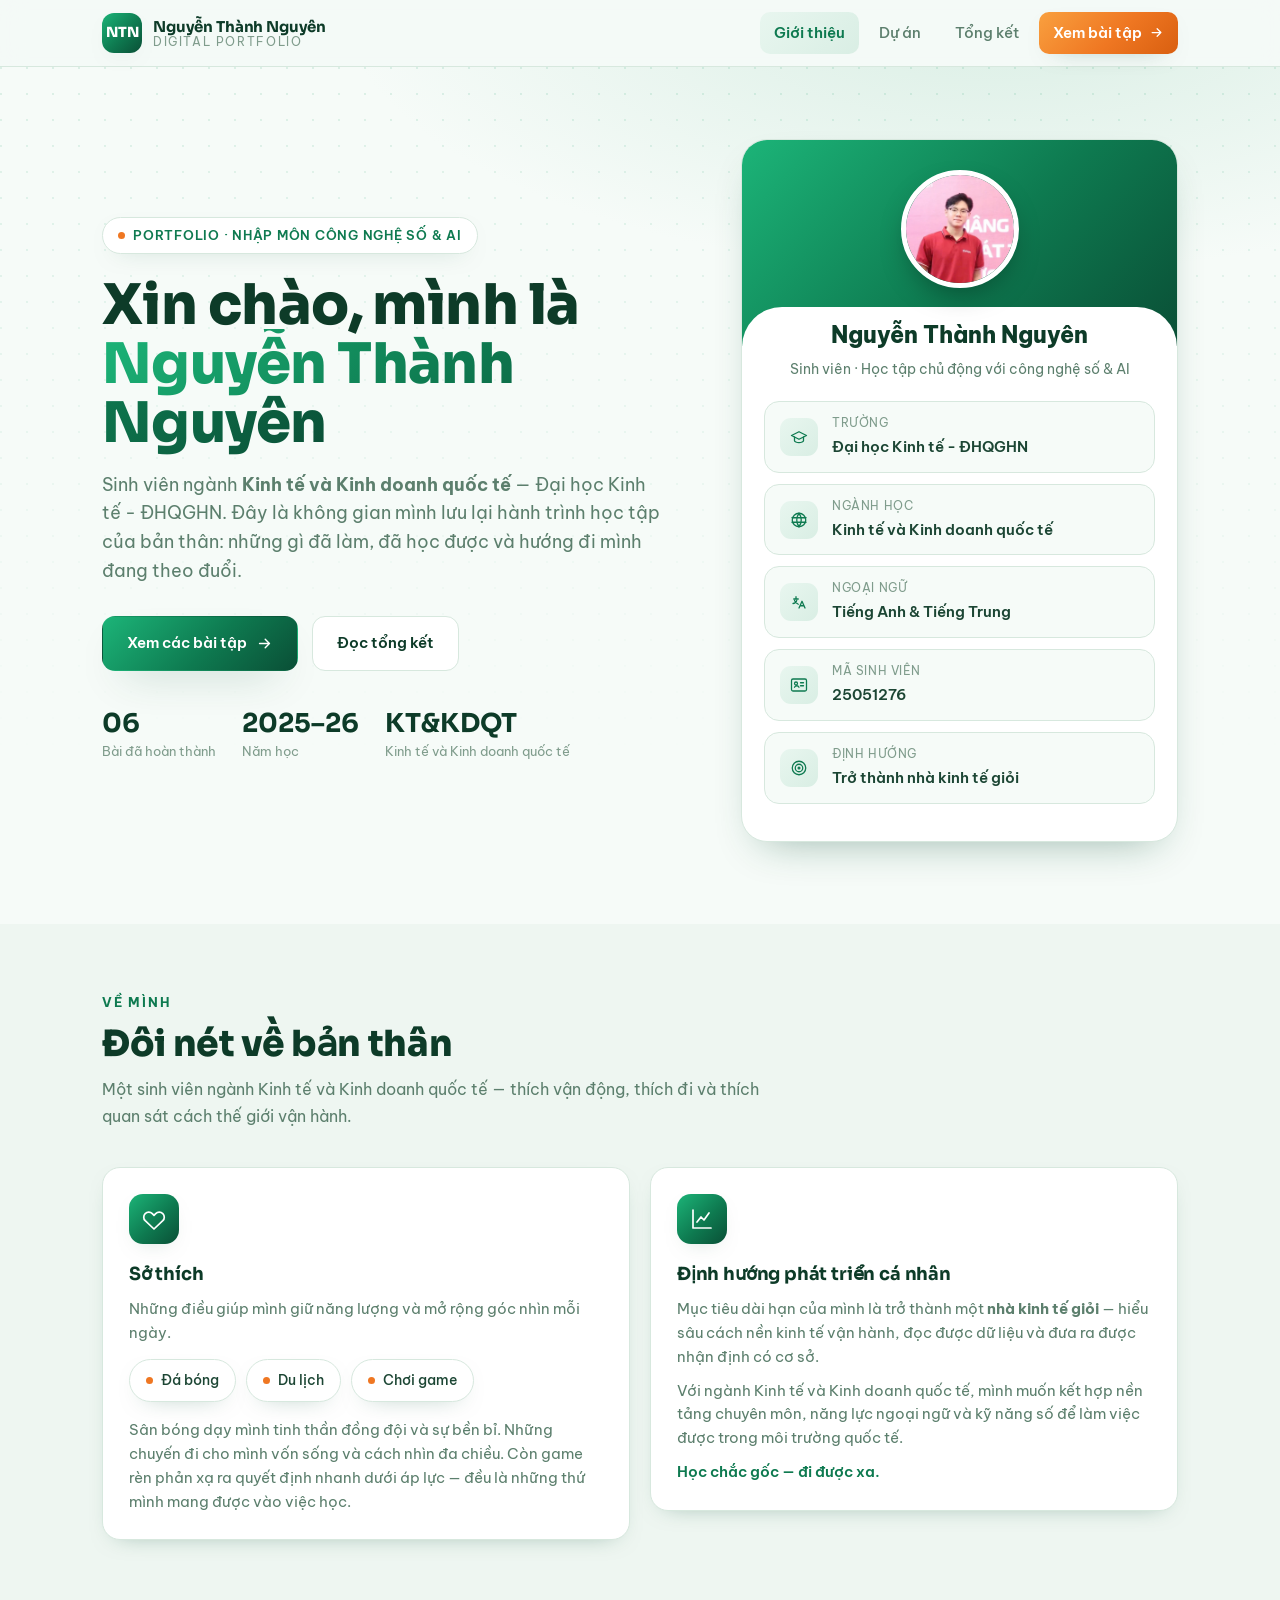
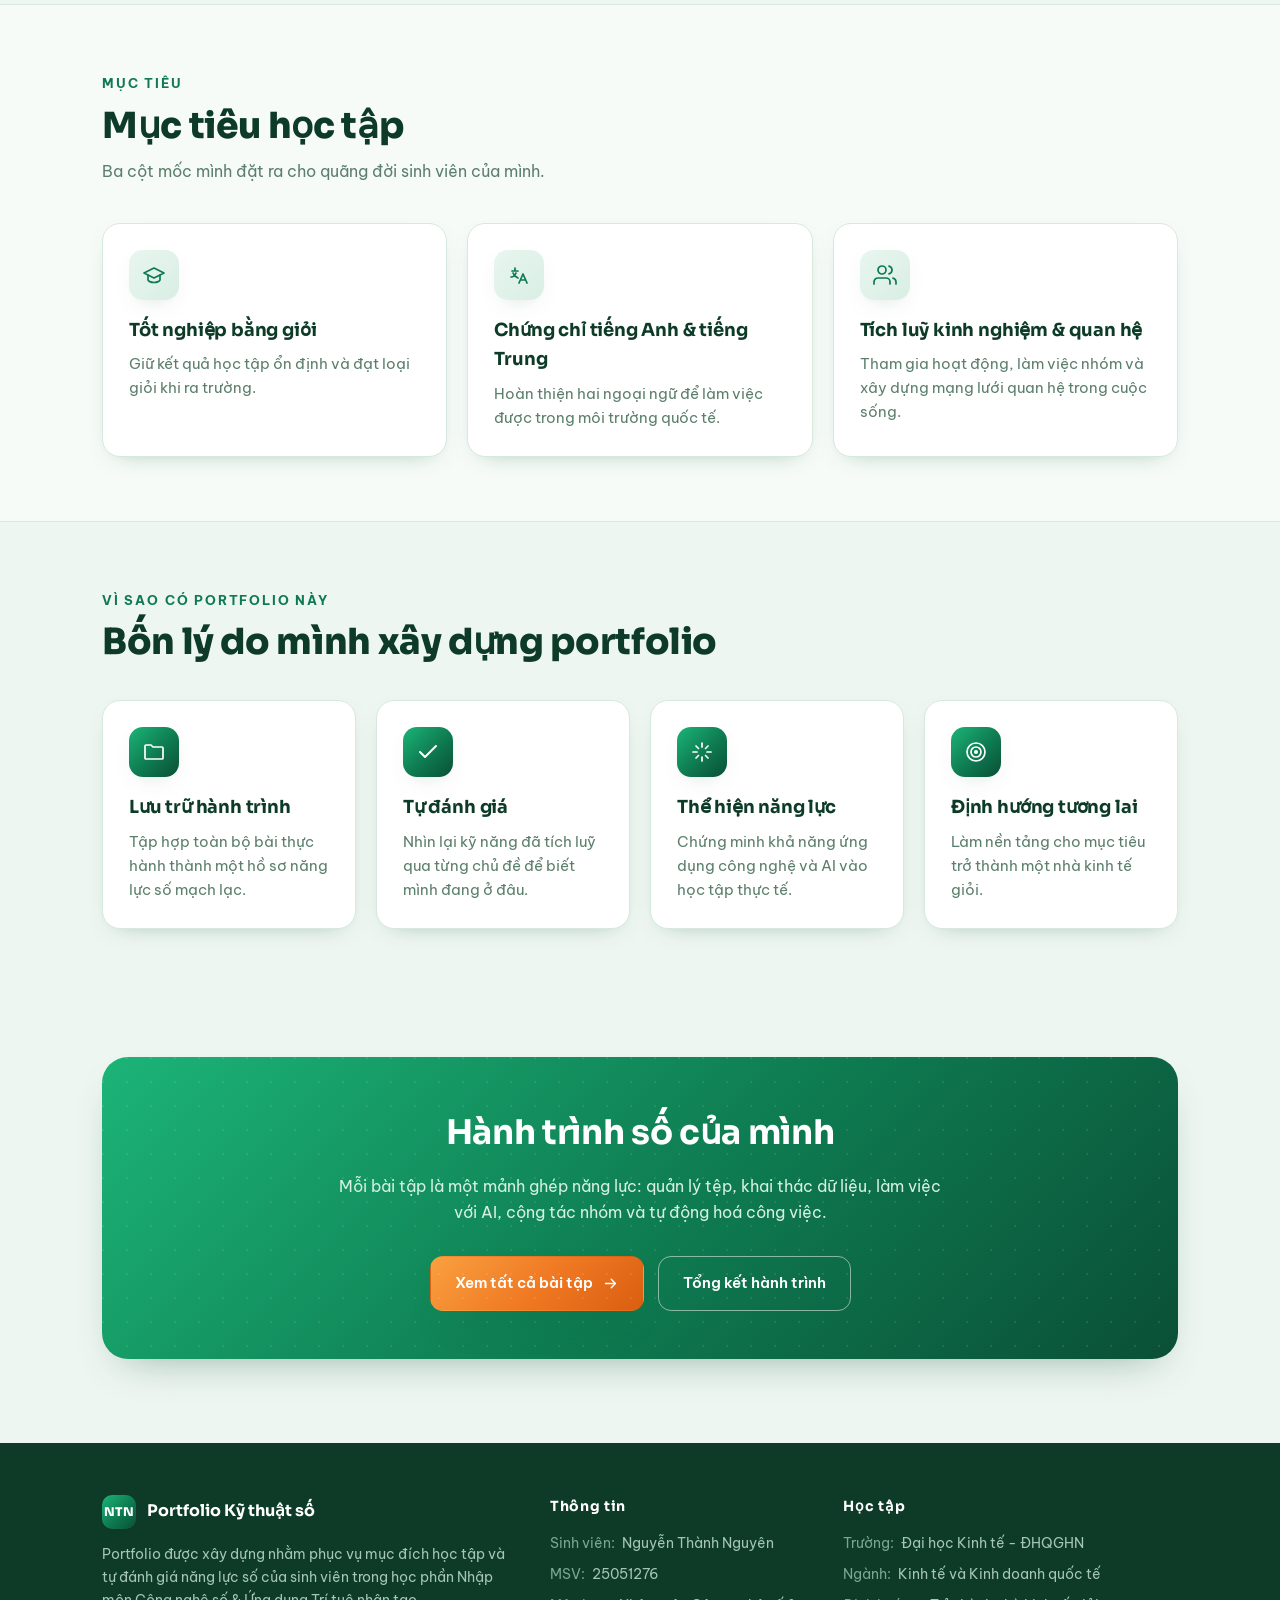
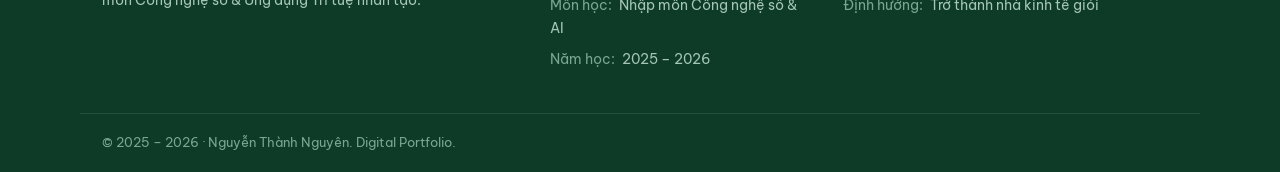
<file: index.html>
<!DOCTYPE html>
<html lang="vi">
<head>
<meta charset="UTF-8">
<meta name="viewport" content="width=device-width, initial-scale=1.0">
<title>Giới thiệu · Nguyễn Thành Nguyên</title>
<link rel="preconnect" href="https://fonts.googleapis.com">
<link rel="preconnect" href="https://fonts.gstatic.com" crossorigin>
<link href="https://fonts.googleapis.com/css2?family=Sora:wght@500;600;700;800&family=Be+Vietnam+Pro:wght@400;500;600;700&display=swap" rel="stylesheet">
<link rel="stylesheet" href="style.css">
</head>
<body>
<header class="nav">
  <div class="wrap nav-in">
    <a class="brand" href="index.html">
      <span class="brand-badge">NTN</span>
      <span class="brand-txt"><b>Nguyễn Thành Nguyên</b><em>Digital Portfolio</em></span>
    </a>
    <input type="checkbox" id="navtog" class="navtog">
    <label for="navtog" class="burger" aria-label="Menu"><span></span><span></span><span></span></label>
    <nav class="menu">
      <a href="index.html" class="active">Giới thiệu</a>
      <a href="du-an.html">Dự án</a>
      <a href="tong-ket.html">Tổng kết</a>
      <a class="menu-cta" href="du-an.html">Xem bài tập <svg viewBox="0 0 24 24" fill="none" stroke="currentColor" stroke-width="2" stroke-linecap="round" stroke-linejoin="round"><path d="M5 12h14M13 6l6 6-6 6"/></svg></a>
    </nav>
  </div>
</header>
<section class="hero">
  <div class="wrap hero-in">
    <div>
      <span class="eyebrow"><b></b>Portfolio · Nhập môn Công nghệ số &amp; AI</span>
      <h1>Xin chào, mình là<br><span class="g">Nguyễn Thành Nguyên</span></h1>
      <p class="lead">Sinh viên ngành <b>Kinh tế và Kinh doanh quốc tế</b> — Đại học Kinh tế - ĐHQGHN. Đây là không gian mình lưu lại hành trình học tập của bản thân: những gì đã làm, đã học được và hướng đi mình đang theo đuổi.</p>
      <div class="cta">
        <a class="btn btn-primary" href="du-an.html">Xem các bài tập <svg viewBox="0 0 24 24" fill="none" stroke="currentColor" stroke-width="2" stroke-linecap="round" stroke-linejoin="round"><path d="M5 12h14M13 6l6 6-6 6"/></svg></a>
        <a class="btn btn-ghost" href="tong-ket.html">Đọc tổng kết</a>
      </div>
      <div class="hero-stats">
        <div class="st"><b>06</b><span>Bài đã hoàn thành</span></div>
        <div class="st"><b>2025–26</b><span>Năm học</span></div>
        <div class="st"><b>KT&amp;KDQT</b><span>Kinh tế và Kinh doanh quốc tế</span></div>
        </div>
    </div>
    <div class="pcard">
      <div class="pcard-top"><img class="pcard-ava" src="assets/avatar.webp" alt="Nguyễn Thành Nguyên"></div>
      <div class="pcard-body">
        <div class="pcard-name">Nguyễn Thành Nguyên</div>
        <div class="pcard-role">Sinh viên · Học tập chủ động với công nghệ số &amp; AI</div>
        <div class="prow"><div class="pi"><svg viewBox="0 0 24 24" fill="none" stroke="currentColor" stroke-width="1.7" stroke-linecap="round" stroke-linejoin="round"><path d="M22 10 12 5 2 10l10 5 10-5Z"/><path d="M6 12v5c0 1 2.7 2.5 6 2.5s6-1.5 6-2.5v-5"/></svg></div><div class="pt"><span>Trường</span><b>Đại học Kinh tế - ĐHQGHN</b></div></div>
        <div class="prow"><div class="pi"><svg viewBox="0 0 24 24" fill="none" stroke="currentColor" stroke-width="1.7" stroke-linecap="round" stroke-linejoin="round"><circle cx="12" cy="12" r="9"/><path d="M2.6 9h18.8M2.6 15h18.8M12 3a15 15 0 0 1 0 18M12 3a15 15 0 0 0 0 18"/></svg></div><div class="pt"><span>Ngành học</span><b>Kinh tế và Kinh doanh quốc tế</b></div></div>
        <div class="prow"><div class="pi"><svg viewBox="0 0 24 24" fill="none" stroke="currentColor" stroke-width="1.7" stroke-linecap="round" stroke-linejoin="round"><path d="M5 8h6M8 5v3M4 14c2.5 0 4-1.5 5-4M6 10c1 2.5 2.5 4 5 5"/><path d="M12 20l4-9 4 9M13.5 17h5"/></svg></div><div class="pt"><span>Ngoại ngữ</span><b>Tiếng Anh &amp; Tiếng Trung</b></div></div>
        <div class="prow"><div class="pi"><svg viewBox="0 0 24 24" fill="none" stroke="currentColor" stroke-width="1.7" stroke-linecap="round" stroke-linejoin="round"><rect x="2" y="4" width="20" height="16" rx="2"/><circle cx="8" cy="10" r="2"/><path d="M14 9h4M14 13h4M6 15c.6-1.2 1.7-2 3-2s2.4.8 3 2"/></svg></div><div class="pt"><span>Mã sinh viên</span><b>25051276</b></div></div>
        <div class="prow"><div class="pi"><svg viewBox="0 0 24 24" fill="none" stroke="currentColor" stroke-width="1.7" stroke-linecap="round" stroke-linejoin="round"><circle cx="12" cy="12" r="9"/><circle cx="12" cy="12" r="5"/><circle cx="12" cy="12" r="1.2"/></svg></div><div class="pt"><span>Định hướng</span><b>Trở thành nhà kinh tế giỏi</b></div></div>
      </div>
    </div>
  </div>
</section>

<section class="blk">
  <div class="wrap">
    <div class="sec-head"><span class="tag">Về mình</span><h2>Đôi nét về bản thân</h2>
      <p>Một sinh viên ngành Kinh tế và Kinh doanh quốc tế — thích vận động, thích đi và thích quan sát cách thế giới vận hành.</p></div>
    <div class="grid g2" style="align-items:start">
      <div class="card">
        <div class="ic"><svg viewBox="0 0 24 24" fill="none" stroke="currentColor" stroke-width="1.7" stroke-linecap="round" stroke-linejoin="round"><path d="M20.8 6.6a5 5 0 0 0-7.1 0L12 8.3l-1.7-1.7a5 5 0 1 0-7.1 7.1L12 22l8.8-8.3a5 5 0 0 0 0-7.1Z"/></svg></div>
        <h3>Sở thích</h3>
        <p style="margin-bottom:14px">Những điều giúp mình giữ năng lượng và mở rộng góc nhìn mỗi ngày.</p>
        <div class="chips"><span class="chip"><span class="d"></span>Đá bóng</span><span class="chip"><span class="d"></span>Du lịch</span><span class="chip"><span class="d"></span>Chơi game</span></div>
        <p style="margin-top:16px;font-size:14.5px">Sân bóng dạy mình tinh thần đồng đội và sự bền bỉ. Những chuyến đi cho mình vốn sống và cách nhìn đa chiều. Còn game rèn phản xạ ra quyết định nhanh dưới áp lực — đều là những thứ mình mang được vào việc học.</p>
      </div>
      <div class="card">
        <div class="ic"><svg viewBox="0 0 24 24" fill="none" stroke="currentColor" stroke-width="1.7" stroke-linecap="round" stroke-linejoin="round"><path d="M3 3v18h18"/><path d="m7 15 4-5 3 3 5-7"/></svg></div>
        <h3>Định hướng phát triển cá nhân</h3>
        <p>Mục tiêu dài hạn của mình là trở thành một <b>nhà kinh tế giỏi</b> — hiểu sâu cách nền kinh tế vận hành, đọc được dữ liệu và đưa ra được nhận định có cơ sở.</p>
        <p style="margin-top:10px">Với ngành Kinh tế và Kinh doanh quốc tế, mình muốn kết hợp nền tảng chuyên môn, năng lực ngoại ngữ và kỹ năng số để làm việc được trong môi trường quốc tế.</p>
        <p style="margin-top:10px;color:var(--sky2);font-weight:600">Học chắc gốc — đi được xa.</p>
      </div>
    </div>
  </div>
</section>

<section class="blk" style="background:var(--bg2);border-block:1px solid var(--line)">
  <div class="wrap">
    <div class="sec-head"><span class="tag">Mục tiêu</span><h2>Mục tiêu học tập</h2>
      <p>Ba cột mốc mình đặt ra cho quãng đời sinh viên của mình.</p></div>
    <div class="grid g3">
      <div class="card"><div class="ic soft"><svg viewBox="0 0 24 24" fill="none" stroke="currentColor" stroke-width="1.7" stroke-linecap="round" stroke-linejoin="round"><path d="M22 10 12 5 2 10l10 5 10-5Z"/><path d="M6 12v5c0 1 2.7 2.5 6 2.5s6-1.5 6-2.5v-5"/></svg></div><h3>Tốt nghiệp bằng giỏi</h3><p>Giữ kết quả học tập ổn định và đạt loại giỏi khi ra trường.</p></div>
      <div class="card"><div class="ic soft"><svg viewBox="0 0 24 24" fill="none" stroke="currentColor" stroke-width="1.7" stroke-linecap="round" stroke-linejoin="round"><path d="M5 8h6M8 5v3M4 14c2.5 0 4-1.5 5-4M6 10c1 2.5 2.5 4 5 5"/><path d="M12 20l4-9 4 9M13.5 17h5"/></svg></div><h3>Chứng chỉ tiếng Anh &amp; tiếng Trung</h3><p>Hoàn thiện hai ngoại ngữ để làm việc được trong môi trường quốc tế.</p></div>
      <div class="card"><div class="ic soft"><svg viewBox="0 0 24 24" fill="none" stroke="currentColor" stroke-width="1.7" stroke-linecap="round" stroke-linejoin="round"><path d="M17 21v-2a4 4 0 0 0-4-4H5a4 4 0 0 0-4 4v2"/><circle cx="9" cy="7" r="4"/><path d="M23 21v-2a4 4 0 0 0-3-3.87M16 3.13a4 4 0 0 1 0 7.75"/></svg></div><h3>Tích luỹ kinh nghiệm &amp; quan hệ</h3><p>Tham gia hoạt động, làm việc nhóm và xây dựng mạng lưới quan hệ trong cuộc sống.</p></div>
    </div>
  </div>
</section>

<section class="blk">
  <div class="wrap">
    <div class="sec-head"><span class="tag">Vì sao có portfolio này</span><h2>Bốn lý do mình xây dựng portfolio</h2></div>
    <div class="grid g4">
      <div class="card"><div class="ic"><svg viewBox="0 0 24 24" fill="none" stroke="currentColor" stroke-width="1.7" stroke-linecap="round" stroke-linejoin="round"><path d="M4 5h5l2 2h9a1 1 0 0 1 1 1v10a1 1 0 0 1-1 1H4a1 1 0 0 1-1-1V6a1 1 0 0 1 1-1Z"/></svg></div><h3>Lưu trữ hành trình</h3><p>Tập hợp toàn bộ bài thực hành thành một hồ sơ năng lực số mạch lạc.</p></div>
      <div class="card"><div class="ic"><svg viewBox="0 0 24 24" fill="none" stroke="currentColor" stroke-width="2" stroke-linecap="round" stroke-linejoin="round"><path d="M20 6 9 17l-5-5"/></svg></div><h3>Tự đánh giá</h3><p>Nhìn lại kỹ năng đã tích luỹ qua từng chủ đề để biết mình đang ở đâu.</p></div>
      <div class="card"><div class="ic"><svg viewBox="0 0 24 24" fill="none" stroke="currentColor" stroke-width="1.7" stroke-linecap="round" stroke-linejoin="round"><path d="M12 3v4M12 17v4M3 12h4M17 12h4M6 6l2.5 2.5M15.5 15.5 18 18M18 6l-2.5 2.5M8.5 15.5 6 18"/></svg></div><h3>Thể hiện năng lực</h3><p>Chứng minh khả năng ứng dụng công nghệ và AI vào học tập thực tế.</p></div>
      <div class="card"><div class="ic"><svg viewBox="0 0 24 24" fill="none" stroke="currentColor" stroke-width="1.7" stroke-linecap="round" stroke-linejoin="round"><circle cx="12" cy="12" r="9"/><circle cx="12" cy="12" r="5"/><circle cx="12" cy="12" r="1.2"/></svg></div><h3>Định hướng tương lai</h3><p>Làm nền tảng cho mục tiêu trở thành một nhà kinh tế giỏi.</p></div>
    </div>
  </div>
</section>

<section class="blk">
  <div class="wrap">
    <div class="band">
      <h2>Hành trình số của mình</h2>
      <p>Mỗi bài tập là một mảnh ghép năng lực: quản lý tệp, khai thác dữ liệu, làm việc với AI, cộng tác nhóm và tự động hoá công việc.</p>
      <div class="cta" style="justify-content:center">
        <a class="btn btn-warm" href="du-an.html">Xem tất cả bài tập <svg viewBox="0 0 24 24" fill="none" stroke="currentColor" stroke-width="2" stroke-linecap="round" stroke-linejoin="round"><path d="M5 12h14M13 6l6 6-6 6"/></svg></a>
        <a class="btn btn-ghost" href="tong-ket.html">Tổng kết hành trình</a>
      </div>
    </div>
  </div>
</section>
<footer class="foot">
  <div class="wrap foot-in">
    <div class="foot-col">
      <div class="foot-brand"><span class="brand-badge sm">NTN</span><b>Portfolio Kỹ thuật số</b></div>
      <p>Portfolio được xây dựng nhằm phục vụ mục đích học tập và tự đánh giá năng lực số của sinh viên trong học phần Nhập môn Công nghệ số &amp; Ứng dụng Trí tuệ nhân tạo.</p>
    </div>
    <div class="foot-col">
      <h4>Thông tin</h4>
      <p><span>Sinh viên:</span> Nguyễn Thành Nguyên</p>
      <p><span>MSV:</span> 25051276</p>
      <p><span>Môn học:</span> Nhập môn Công nghệ số &amp; AI</p>
      <p><span>Năm học:</span> 2025 – 2026</p>
    </div>
    <div class="foot-col">
      <h4>Học tập</h4>
      <p><span>Trường:</span> Đại học Kinh tế - ĐHQGHN</p>
      <p><span>Ngành:</span> Kinh tế và Kinh doanh quốc tế</p>
      <p><span>Định hướng:</span> Trở thành nhà kinh tế giỏi</p>
    </div>
  </div>
  <div class="wrap foot-bar">© 2025 – 2026 · Nguyễn Thành Nguyên. Digital Portfolio.</div>
</footer>
</body>
</html>
</file>
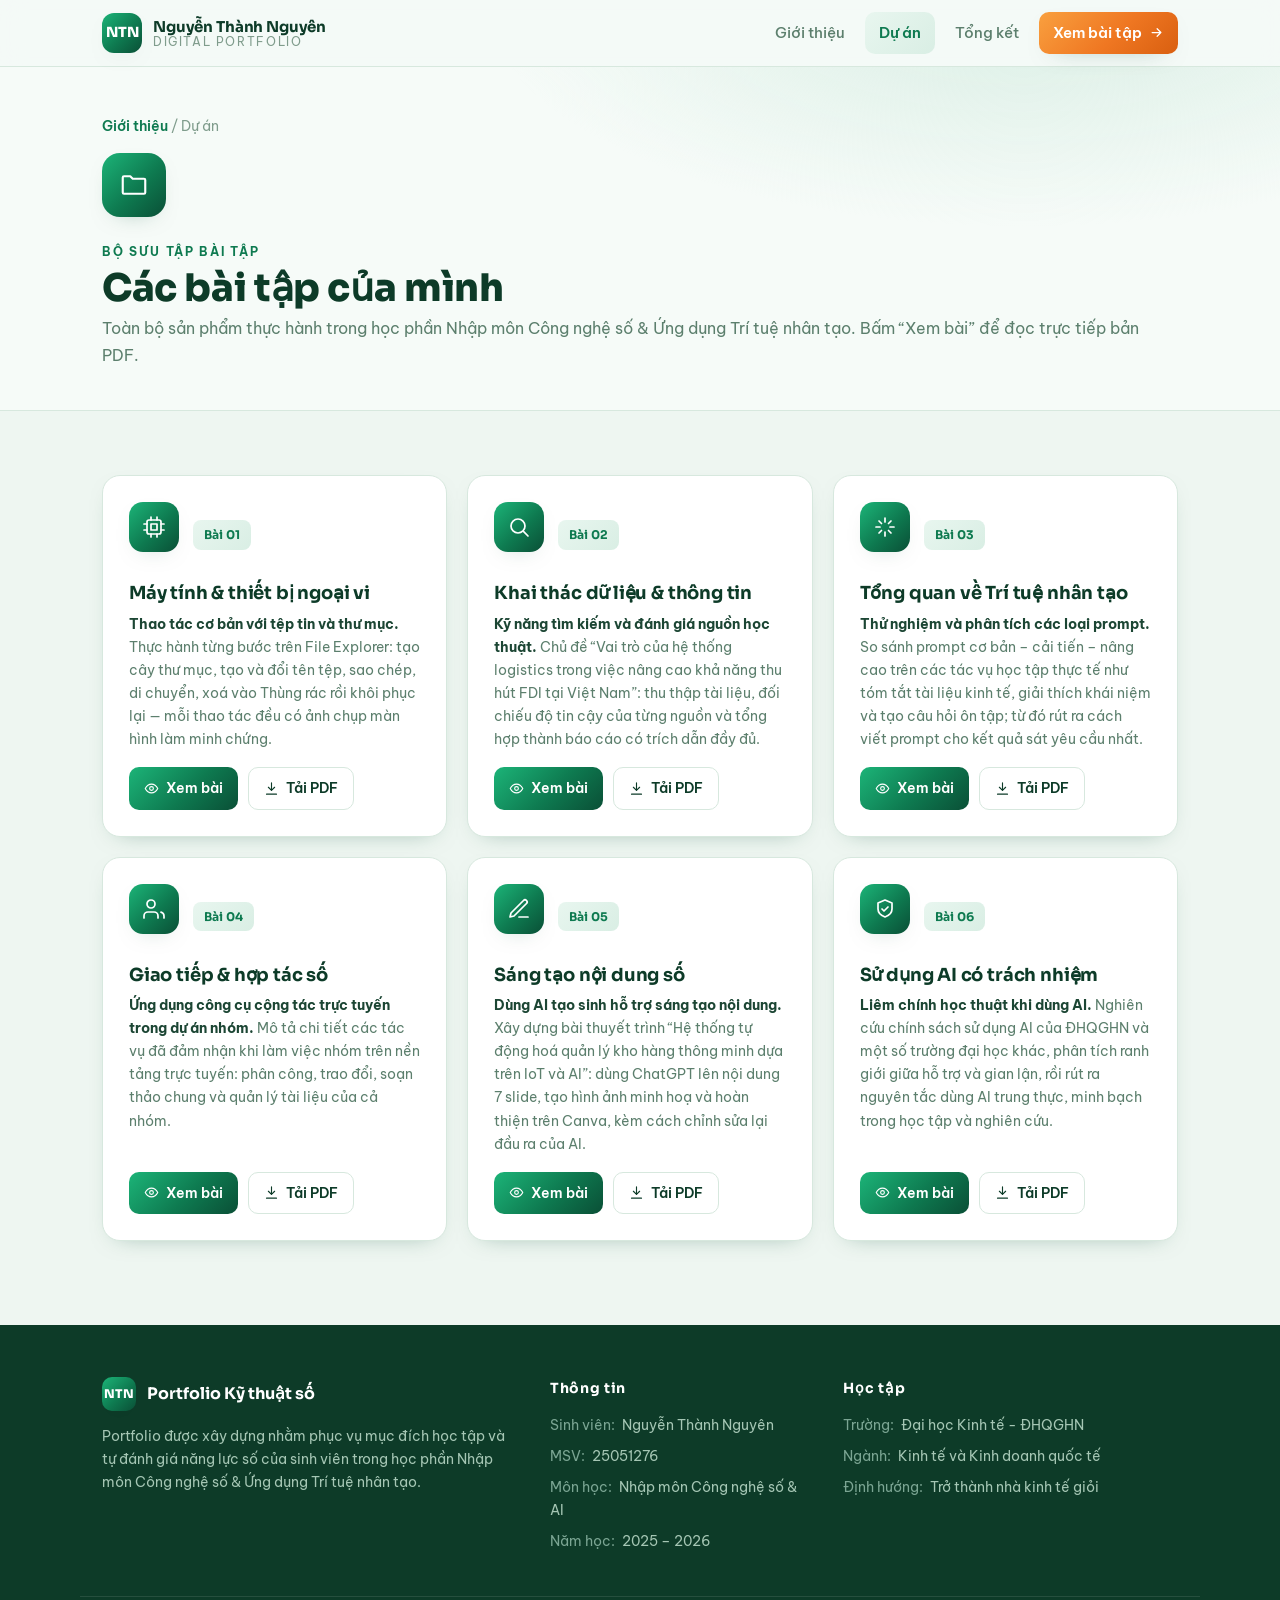
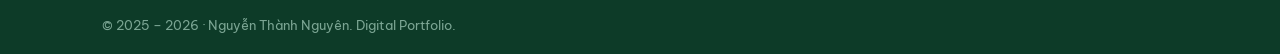
<file: du-an.html>
<!DOCTYPE html>
<html lang="vi">
<head>
<meta charset="UTF-8">
<meta name="viewport" content="width=device-width, initial-scale=1.0">
<title>Dự án · Nguyễn Thành Nguyên</title>
<link rel="preconnect" href="https://fonts.googleapis.com">
<link rel="preconnect" href="https://fonts.gstatic.com" crossorigin>
<link href="https://fonts.googleapis.com/css2?family=Sora:wght@500;600;700;800&family=Be+Vietnam+Pro:wght@400;500;600;700&display=swap" rel="stylesheet">
<link rel="stylesheet" href="style.css">
</head>
<body><header class="nav">
  <div class="wrap nav-in">
    <a class="brand" href="index.html">
      <span class="brand-badge">NTN</span>
      <span class="brand-txt"><b>Nguyễn Thành Nguyên</b><em>Digital Portfolio</em></span>
    </a>
    <input type="checkbox" id="navtog" class="navtog">
    <label for="navtog" class="burger" aria-label="Menu"><span></span><span></span><span></span></label>
    <nav class="menu">
      <a href="index.html">Giới thiệu</a>
      <a href="du-an.html" class="active">Dự án</a>
      <a href="tong-ket.html">Tổng kết</a>
      <a class="menu-cta" href="du-an.html">Xem bài tập <svg viewBox="0 0 24 24" fill="none" stroke="currentColor" stroke-width="2" stroke-linecap="round" stroke-linejoin="round"><path d="M5 12h14M13 6l6 6-6 6"/></svg></a>
    </nav>
  </div>
</header>
<section class="bhero"><div class="wrap bhero-in">
  <div class="crumb"><a href="index.html">Giới thiệu</a> / Dự án</div>
  <div class="bhead"><div class="ic"><svg viewBox="0 0 24 24" fill="none" stroke="currentColor" stroke-width="1.7" stroke-linecap="round" stroke-linejoin="round"><path d="M4 5h5l2 2h9a1 1 0 0 1 1 1v10a1 1 0 0 1-1 1H4a1 1 0 0 1-1-1V6a1 1 0 0 1 1-1Z"/></svg></div><div class="bt">
    <span class="tag">Bộ sưu tập bài tập</span>
    <h1>Các bài tập của mình</h1>
    <div class="sub">Toàn bộ sản phẩm thực hành trong học phần Nhập môn Công nghệ số &amp; Ứng dụng Trí tuệ nhân tạo. Bấm “Xem bài” để đọc trực tiếp bản PDF.</div>
  </div></div>
</div></section>
<section class="blk"><div class="wrap">
  <div class="grid g3"><div class="card pj">
      <div class="pj-top"><div class="ic"><svg viewBox="0 0 24 24" fill="none" stroke="currentColor" stroke-width="1.7" stroke-linecap="round" stroke-linejoin="round"><rect x="5" y="5" width="14" height="14" rx="2"/><rect x="9" y="9" width="6" height="6"/><path d="M9 2v3M15 2v3M9 19v3M15 19v3M2 9h3M2 15h3M19 9h3M19 15h3"/></svg></div><span class="pj-badge">Bài 01</span></div>
      <h3>Máy tính &amp; thiết bị ngoại vi</h3>
      <p><b style="color:var(--ink)">Thao tác cơ bản với tệp tin và thư mục.</b> Thực hành từng bước trên File Explorer: tạo cây thư mục, tạo và đổi tên tệp, sao chép, di chuyển, xoá vào Thùng rác rồi khôi phục lại — mỗi thao tác đều có ảnh chụp màn hình làm minh chứng.</p>
      <div class="pj-links">
        <a class="lk lk-view" href="pdf/bai-1.pdf" target="_blank" rel="noopener"><svg viewBox="0 0 24 24" fill="none" stroke="currentColor" stroke-width="1.8" stroke-linecap="round" stroke-linejoin="round"><path d="M2 12s3.6-7 10-7 10 7 10 7-3.6 7-10 7-10-7-10-7Z"/><circle cx="12" cy="12" r="3"/></svg> Xem bài</a>
        <a class="lk lk-dl" href="pdf/bai-1.pdf" download><svg viewBox="0 0 24 24" fill="none" stroke="currentColor" stroke-width="1.8" stroke-linecap="round" stroke-linejoin="round"><path d="M12 3v12M7 10l5 5 5-5M4 21h16"/></svg> Tải PDF</a>
      </div>
    </div><div class="card pj">
      <div class="pj-top"><div class="ic"><svg viewBox="0 0 24 24" fill="none" stroke="currentColor" stroke-width="1.7" stroke-linecap="round" stroke-linejoin="round"><circle cx="11" cy="11" r="7"/><path d="m21 21-4.3-4.3"/></svg></div><span class="pj-badge">Bài 02</span></div>
      <h3>Khai thác dữ liệu &amp; thông tin</h3>
      <p><b style="color:var(--ink)">Kỹ năng tìm kiếm và đánh giá nguồn học thuật.</b> Chủ đề “Vai trò của hệ thống logistics trong việc nâng cao khả năng thu hút FDI tại Việt Nam”: thu thập tài liệu, đối chiếu độ tin cậy của từng nguồn và tổng hợp thành báo cáo có trích dẫn đầy đủ.</p>
      <div class="pj-links">
        <a class="lk lk-view" href="pdf/bai-2.pdf" target="_blank" rel="noopener"><svg viewBox="0 0 24 24" fill="none" stroke="currentColor" stroke-width="1.8" stroke-linecap="round" stroke-linejoin="round"><path d="M2 12s3.6-7 10-7 10 7 10 7-3.6 7-10 7-10-7-10-7Z"/><circle cx="12" cy="12" r="3"/></svg> Xem bài</a>
        <a class="lk lk-dl" href="pdf/bai-2.pdf" download><svg viewBox="0 0 24 24" fill="none" stroke="currentColor" stroke-width="1.8" stroke-linecap="round" stroke-linejoin="round"><path d="M12 3v12M7 10l5 5 5-5M4 21h16"/></svg> Tải PDF</a>
      </div>
    </div><div class="card pj">
      <div class="pj-top"><div class="ic"><svg viewBox="0 0 24 24" fill="none" stroke="currentColor" stroke-width="1.7" stroke-linecap="round" stroke-linejoin="round"><path d="M12 3v4M12 17v4M3 12h4M17 12h4M6 6l2.5 2.5M15.5 15.5 18 18M18 6l-2.5 2.5M8.5 15.5 6 18"/></svg></div><span class="pj-badge">Bài 03</span></div>
      <h3>Tổng quan về Trí tuệ nhân tạo</h3>
      <p><b style="color:var(--ink)">Thử nghiệm và phân tích các loại prompt.</b> So sánh prompt cơ bản – cải tiến – nâng cao trên các tác vụ học tập thực tế như tóm tắt tài liệu kinh tế, giải thích khái niệm và tạo câu hỏi ôn tập; từ đó rút ra cách viết prompt cho kết quả sát yêu cầu nhất.</p>
      <div class="pj-links">
        <a class="lk lk-view" href="pdf/bai-3.pdf" target="_blank" rel="noopener"><svg viewBox="0 0 24 24" fill="none" stroke="currentColor" stroke-width="1.8" stroke-linecap="round" stroke-linejoin="round"><path d="M2 12s3.6-7 10-7 10 7 10 7-3.6 7-10 7-10-7-10-7Z"/><circle cx="12" cy="12" r="3"/></svg> Xem bài</a>
        <a class="lk lk-dl" href="pdf/bai-3.pdf" download><svg viewBox="0 0 24 24" fill="none" stroke="currentColor" stroke-width="1.8" stroke-linecap="round" stroke-linejoin="round"><path d="M12 3v12M7 10l5 5 5-5M4 21h16"/></svg> Tải PDF</a>
      </div>
    </div><div class="card pj">
      <div class="pj-top"><div class="ic"><svg viewBox="0 0 24 24" fill="none" stroke="currentColor" stroke-width="1.7" stroke-linecap="round" stroke-linejoin="round"><path d="M16 21v-2a4 4 0 0 0-4-4H6a4 4 0 0 0-4 4v2"/><circle cx="9" cy="7" r="4"/><path d="M22 21v-2a4 4 0 0 0-3-3.87"/></svg></div><span class="pj-badge">Bài 04</span></div>
      <h3>Giao tiếp &amp; hợp tác số</h3>
      <p><b style="color:var(--ink)">Ứng dụng công cụ cộng tác trực tuyến trong dự án nhóm.</b> Mô tả chi tiết các tác vụ đã đảm nhận khi làm việc nhóm trên nền tảng trực tuyến: phân công, trao đổi, soạn thảo chung và quản lý tài liệu của cả nhóm.</p>
      <div class="pj-links">
        <a class="lk lk-view" href="pdf/bai-4.pdf" target="_blank" rel="noopener"><svg viewBox="0 0 24 24" fill="none" stroke="currentColor" stroke-width="1.8" stroke-linecap="round" stroke-linejoin="round"><path d="M2 12s3.6-7 10-7 10 7 10 7-3.6 7-10 7-10-7-10-7Z"/><circle cx="12" cy="12" r="3"/></svg> Xem bài</a>
        <a class="lk lk-dl" href="pdf/bai-4.pdf" download><svg viewBox="0 0 24 24" fill="none" stroke="currentColor" stroke-width="1.8" stroke-linecap="round" stroke-linejoin="round"><path d="M12 3v12M7 10l5 5 5-5M4 21h16"/></svg> Tải PDF</a>
      </div>
    </div><div class="card pj">
      <div class="pj-top"><div class="ic"><svg viewBox="0 0 24 24" fill="none" stroke="currentColor" stroke-width="1.7" stroke-linecap="round" stroke-linejoin="round"><path d="M12 20h9"/><path d="M16.5 3.5a2.1 2.1 0 0 1 3 3L7 19l-4 1 1-4Z"/></svg></div><span class="pj-badge">Bài 05</span></div>
      <h3>Sáng tạo nội dung số</h3>
      <p><b style="color:var(--ink)">Dùng AI tạo sinh hỗ trợ sáng tạo nội dung.</b> Xây dựng bài thuyết trình “Hệ thống tự động hoá quản lý kho hàng thông minh dựa trên IoT và AI”: dùng ChatGPT lên nội dung 7 slide, tạo hình ảnh minh hoạ và hoàn thiện trên Canva, kèm cách chỉnh sửa lại đầu ra của AI.</p>
      <div class="pj-links">
        <a class="lk lk-view" href="pdf/bai-5.pdf" target="_blank" rel="noopener"><svg viewBox="0 0 24 24" fill="none" stroke="currentColor" stroke-width="1.8" stroke-linecap="round" stroke-linejoin="round"><path d="M2 12s3.6-7 10-7 10 7 10 7-3.6 7-10 7-10-7-10-7Z"/><circle cx="12" cy="12" r="3"/></svg> Xem bài</a>
        <a class="lk lk-dl" href="pdf/bai-5.pdf" download><svg viewBox="0 0 24 24" fill="none" stroke="currentColor" stroke-width="1.8" stroke-linecap="round" stroke-linejoin="round"><path d="M12 3v12M7 10l5 5 5-5M4 21h16"/></svg> Tải PDF</a>
      </div>
    </div><div class="card pj">
      <div class="pj-top"><div class="ic"><svg viewBox="0 0 24 24" fill="none" stroke="currentColor" stroke-width="1.7" stroke-linecap="round" stroke-linejoin="round"><path d="M12 3 5 6v6c0 4 3 6.5 7 8 4-1.5 7-4 7-8V6l-7-3Z"/><path d="m9 12 2 2 4-4"/></svg></div><span class="pj-badge">Bài 06</span></div>
      <h3>Sử dụng AI có trách nhiệm</h3>
      <p><b style="color:var(--ink)">Liêm chính học thuật khi dùng AI.</b> Nghiên cứu chính sách sử dụng AI của ĐHQGHN và một số trường đại học khác, phân tích ranh giới giữa hỗ trợ và gian lận, rồi rút ra nguyên tắc dùng AI trung thực, minh bạch trong học tập và nghiên cứu.</p>
      <div class="pj-links">
        <a class="lk lk-view" href="pdf/bai-6.pdf" target="_blank" rel="noopener"><svg viewBox="0 0 24 24" fill="none" stroke="currentColor" stroke-width="1.8" stroke-linecap="round" stroke-linejoin="round"><path d="M2 12s3.6-7 10-7 10 7 10 7-3.6 7-10 7-10-7-10-7Z"/><circle cx="12" cy="12" r="3"/></svg> Xem bài</a>
        <a class="lk lk-dl" href="pdf/bai-6.pdf" download><svg viewBox="0 0 24 24" fill="none" stroke="currentColor" stroke-width="1.8" stroke-linecap="round" stroke-linejoin="round"><path d="M12 3v12M7 10l5 5 5-5M4 21h16"/></svg> Tải PDF</a>
      </div>
    </div></div>
</div></section>
<footer class="foot">
  <div class="wrap foot-in">
    <div class="foot-col">
      <div class="foot-brand"><span class="brand-badge sm">NTN</span><b>Portfolio Kỹ thuật số</b></div>
      <p>Portfolio được xây dựng nhằm phục vụ mục đích học tập và tự đánh giá năng lực số của sinh viên trong học phần Nhập môn Công nghệ số &amp; Ứng dụng Trí tuệ nhân tạo.</p>
    </div>
    <div class="foot-col">
      <h4>Thông tin</h4>
      <p><span>Sinh viên:</span> Nguyễn Thành Nguyên</p>
      <p><span>MSV:</span> 25051276</p>
      <p><span>Môn học:</span> Nhập môn Công nghệ số &amp; AI</p>
      <p><span>Năm học:</span> 2025 – 2026</p>
    </div>
    <div class="foot-col">
      <h4>Học tập</h4>
      <p><span>Trường:</span> Đại học Kinh tế - ĐHQGHN</p>
      <p><span>Ngành:</span> Kinh tế và Kinh doanh quốc tế</p>
      <p><span>Định hướng:</span> Trở thành nhà kinh tế giỏi</p>
    </div>
  </div>
  <div class="wrap foot-bar">&copy; 2025 – 2026 · Nguyễn Thành Nguyên. Digital Portfolio.</div>
</footer>
</body>
</html>
</file>
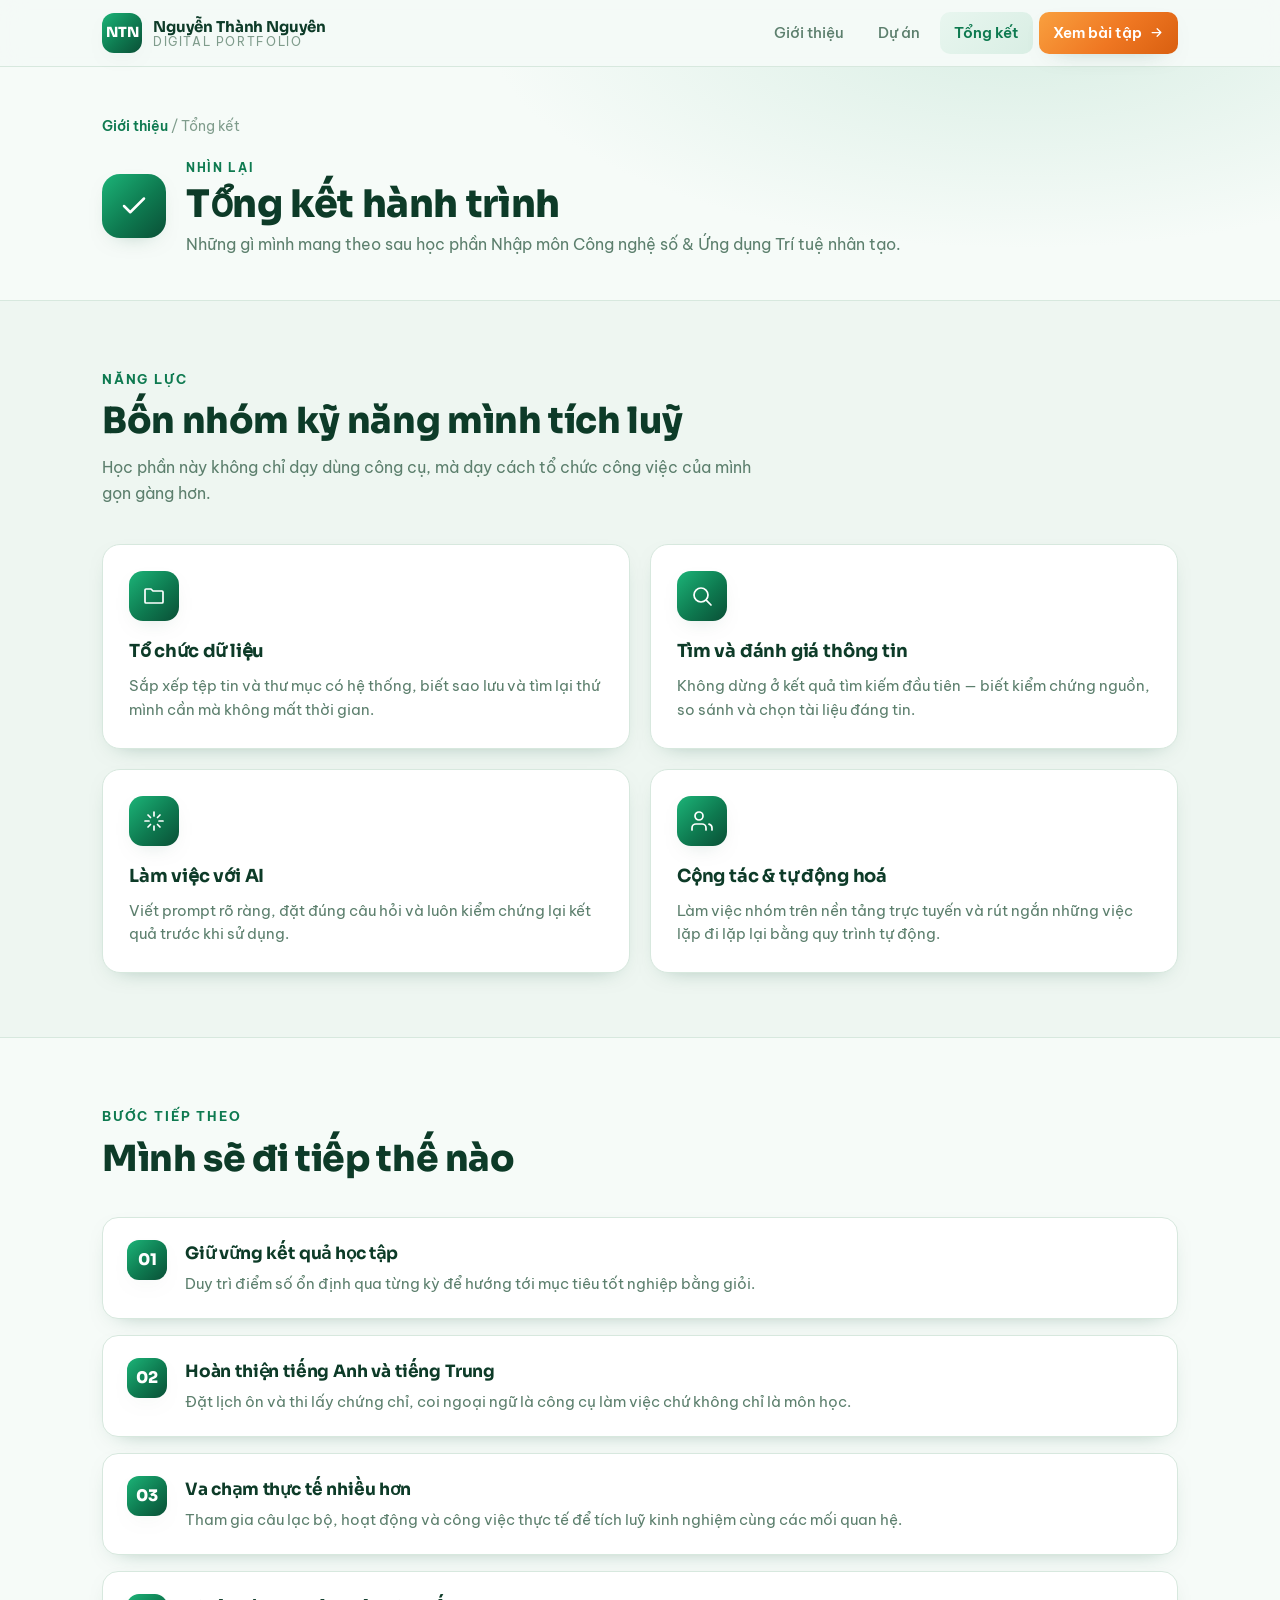
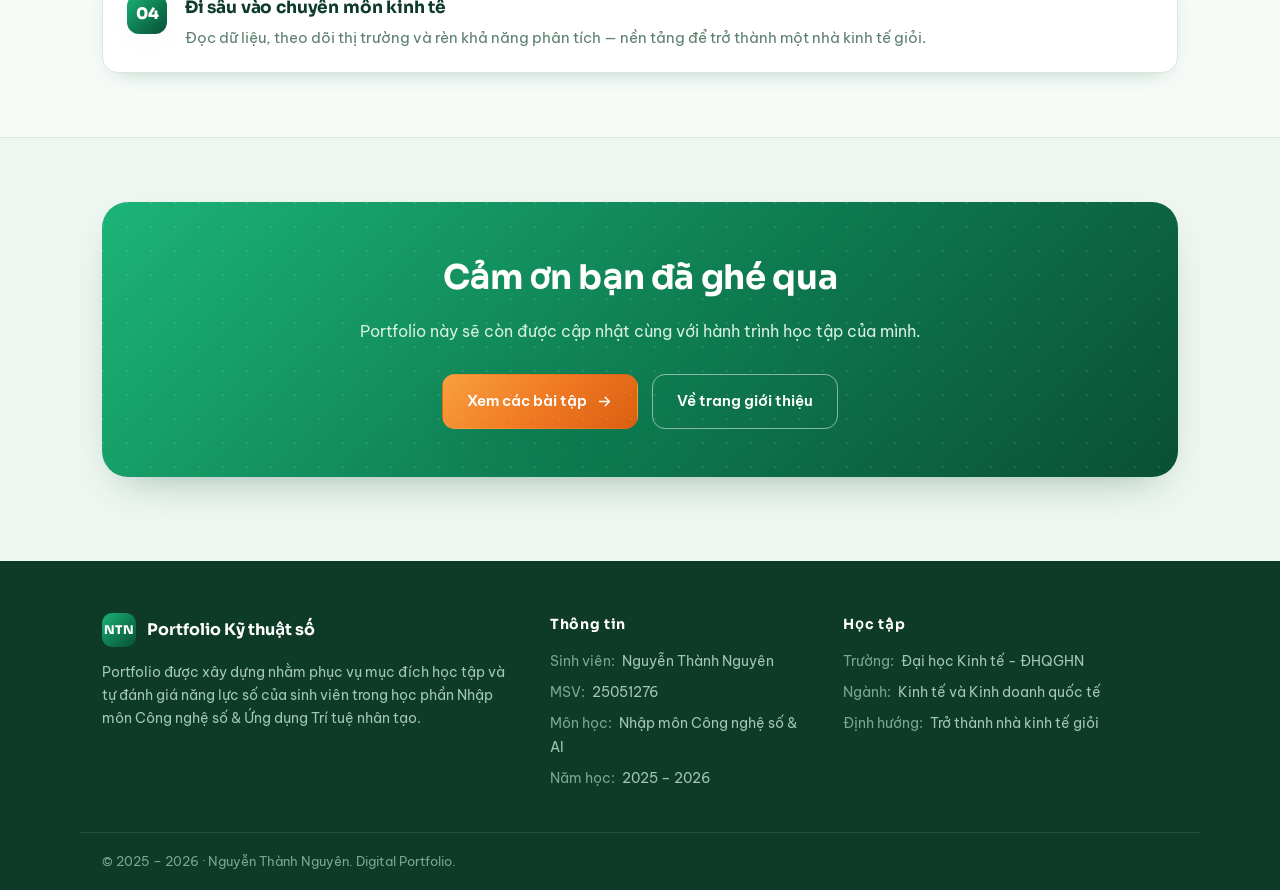
<file: tong-ket.html>
<!DOCTYPE html>
<html lang="vi">
<head>
<meta charset="UTF-8">
<meta name="viewport" content="width=device-width, initial-scale=1.0">
<title>Tổng kết · Nguyễn Thành Nguyên</title>
<link rel="preconnect" href="https://fonts.googleapis.com">
<link rel="preconnect" href="https://fonts.gstatic.com" crossorigin>
<link href="https://fonts.googleapis.com/css2?family=Sora:wght@500;600;700;800&family=Be+Vietnam+Pro:wght@400;500;600;700&display=swap" rel="stylesheet">
<link rel="stylesheet" href="style.css">
</head>
<body><header class="nav">
  <div class="wrap nav-in">
    <a class="brand" href="index.html">
      <span class="brand-badge">NTN</span>
      <span class="brand-txt"><b>Nguyễn Thành Nguyên</b><em>Digital Portfolio</em></span>
    </a>
    <input type="checkbox" id="navtog" class="navtog">
    <label for="navtog" class="burger" aria-label="Menu"><span></span><span></span><span></span></label>
    <nav class="menu">
      <a href="index.html">Giới thiệu</a>
      <a href="du-an.html">Dự án</a>
      <a href="tong-ket.html" class="active">Tổng kết</a>
      <a class="menu-cta" href="du-an.html">Xem bài tập <svg viewBox="0 0 24 24" fill="none" stroke="currentColor" stroke-width="2" stroke-linecap="round" stroke-linejoin="round"><path d="M5 12h14M13 6l6 6-6 6"/></svg></a>
    </nav>
  </div>
</header>
<section class="bhero"><div class="wrap bhero-in">
  <div class="crumb"><a href="index.html">Giới thiệu</a> / Tổng kết</div>
  <div class="bhead"><div class="ic"><svg viewBox="0 0 24 24" fill="none" stroke="currentColor" stroke-width="2" stroke-linecap="round" stroke-linejoin="round"><path d="M20 6 9 17l-5-5"/></svg></div><div class="bt">
    <span class="tag">Nhìn lại</span>
    <h1>Tổng kết hành trình</h1>
    <div class="sub">Những gì mình mang theo sau học phần Nhập môn Công nghệ số &amp; Ứng dụng Trí tuệ nhân tạo.</div>
  </div></div>
</div></section>

<section class="blk"><div class="wrap">
  <div class="sec-head"><span class="tag">Năng lực</span><h2>Bốn nhóm kỹ năng mình tích luỹ</h2>
    <p>Học phần này không chỉ dạy dùng công cụ, mà dạy cách tổ chức công việc của mình gọn gàng hơn.</p></div>
  <div class="grid g2">
    <div class="card"><div class="ic"><svg viewBox="0 0 24 24" fill="none" stroke="currentColor" stroke-width="1.7" stroke-linecap="round" stroke-linejoin="round"><path d="M4 5h5l2 2h9a1 1 0 0 1 1 1v10a1 1 0 0 1-1 1H4a1 1 0 0 1-1-1V6a1 1 0 0 1 1-1Z"/></svg></div><h3>Tổ chức dữ liệu</h3><p>Sắp xếp tệp tin và thư mục có hệ thống, biết sao lưu và tìm lại thứ mình cần mà không mất thời gian.</p></div>
    <div class="card"><div class="ic"><svg viewBox="0 0 24 24" fill="none" stroke="currentColor" stroke-width="1.7" stroke-linecap="round" stroke-linejoin="round"><circle cx="11" cy="11" r="7"/><path d="m21 21-4.3-4.3"/></svg></div><h3>Tìm và đánh giá thông tin</h3><p>Không dừng ở kết quả tìm kiếm đầu tiên — biết kiểm chứng nguồn, so sánh và chọn tài liệu đáng tin.</p></div>
    <div class="card"><div class="ic"><svg viewBox="0 0 24 24" fill="none" stroke="currentColor" stroke-width="1.7" stroke-linecap="round" stroke-linejoin="round"><path d="M12 3v4M12 17v4M3 12h4M17 12h4M6 6l2.5 2.5M15.5 15.5 18 18M18 6l-2.5 2.5M8.5 15.5 6 18"/></svg></div><h3>Làm việc với AI</h3><p>Viết prompt rõ ràng, đặt đúng câu hỏi và luôn kiểm chứng lại kết quả trước khi sử dụng.</p></div>
    <div class="card"><div class="ic"><svg viewBox="0 0 24 24" fill="none" stroke="currentColor" stroke-width="1.7" stroke-linecap="round" stroke-linejoin="round"><path d="M16 21v-2a4 4 0 0 0-4-4H6a4 4 0 0 0-4 4v2"/><circle cx="9" cy="7" r="4"/><path d="M22 21v-2a4 4 0 0 0-3-3.87"/></svg></div><h3>Cộng tác &amp; tự động hoá</h3><p>Làm việc nhóm trên nền tảng trực tuyến và rút ngắn những việc lặp đi lặp lại bằng quy trình tự động.</p></div>
  </div>
</div></section>

<section class="blk" style="background:var(--bg2);border-block:1px solid var(--line)"><div class="wrap">
  <div class="sec-head"><span class="tag">Bước tiếp theo</span><h2>Mình sẽ đi tiếp thế nào</h2></div>
  <div class="path">
    <div class="step"><div class="num">01</div><div><h3>Giữ vững kết quả học tập</h3><p>Duy trì điểm số ổn định qua từng kỳ để hướng tới mục tiêu tốt nghiệp bằng giỏi.</p></div></div>
    <div class="step"><div class="num">02</div><div><h3>Hoàn thiện tiếng Anh và tiếng Trung</h3><p>Đặt lịch ôn và thi lấy chứng chỉ, coi ngoại ngữ là công cụ làm việc chứ không chỉ là môn học.</p></div></div>
    <div class="step"><div class="num">03</div><div><h3>Va chạm thực tế nhiều hơn</h3><p>Tham gia câu lạc bộ, hoạt động và công việc thực tế để tích luỹ kinh nghiệm cùng các mối quan hệ.</p></div></div>
    <div class="step"><div class="num">04</div><div><h3>Đi sâu vào chuyên môn kinh tế</h3><p>Đọc dữ liệu, theo dõi thị trường và rèn khả năng phân tích — nền tảng để trở thành một nhà kinh tế giỏi.</p></div></div>
  </div>
</div></section>

<section class="blk"><div class="wrap">
  <div class="band">
    <h2>Cảm ơn bạn đã ghé qua</h2>
    <p>Portfolio này sẽ còn được cập nhật cùng với hành trình học tập của mình.</p>
    <div class="cta" style="justify-content:center">
      <a class="btn btn-warm" href="du-an.html">Xem các bài tập <svg viewBox="0 0 24 24" fill="none" stroke="currentColor" stroke-width="2" stroke-linecap="round" stroke-linejoin="round"><path d="M5 12h14M13 6l6 6-6 6"/></svg></a>
      <a class="btn btn-ghost" href="index.html">Về trang giới thiệu</a>
    </div>
  </div>
</div></section>
<footer class="foot">
  <div class="wrap foot-in">
    <div class="foot-col">
      <div class="foot-brand"><span class="brand-badge sm">NTN</span><b>Portfolio Kỹ thuật số</b></div>
      <p>Portfolio được xây dựng nhằm phục vụ mục đích học tập và tự đánh giá năng lực số của sinh viên trong học phần Nhập môn Công nghệ số &amp; Ứng dụng Trí tuệ nhân tạo.</p>
    </div>
    <div class="foot-col">
      <h4>Thông tin</h4>
      <p><span>Sinh viên:</span> Nguyễn Thành Nguyên</p>
      <p><span>MSV:</span> 25051276</p>
      <p><span>Môn học:</span> Nhập môn Công nghệ số &amp; AI</p>
      <p><span>Năm học:</span> 2025 – 2026</p>
    </div>
    <div class="foot-col">
      <h4>Học tập</h4>
      <p><span>Trường:</span> Đại học Kinh tế - ĐHQGHN</p>
      <p><span>Ngành:</span> Kinh tế và Kinh doanh quốc tế</p>
      <p><span>Định hướng:</span> Trở thành nhà kinh tế giỏi</p>
    </div>
  </div>
  <div class="wrap foot-bar">&copy; 2025 – 2026 · Nguyễn Thành Nguyên. Digital Portfolio.</div>
</footer>
</body>
</html>
</file>
<file: style.css>
:root{
  --navy:#0d3b28; --navy2:#14543a; --ink:#1c4634; --slate:#5c7f6d; --muted:#7f9c8c;
  --sky:#17a06a; --sky2:#0e7a50; --cyan:#f59245; --deep:#0a4f36;
  --orange:#ef7722; --orange2:#d95f10;
  --bg:#eef6f1; --bg2:#f6fbf8; --card:#ffffff; --line:#d7e8de;
  --grad:linear-gradient(135deg,#1cb478 0%,#0e7a50 55%,#0a4f36 100%);
  --grad-soft:linear-gradient(135deg,#e8f6ef,#d9eee4);
  --grad-warm:linear-gradient(135deg,#f9a03f 0%,#ef7722 55%,#d95f10 100%);
  --shadow:0 18px 44px -22px rgba(10,79,54,.45);
  --shadow-sm:0 8px 24px -16px rgba(10,79,54,.5);
}
*{box-sizing:border-box;margin:0;padding:0}
html{scroll-behavior:smooth}
body{font-family:'Be Vietnam Pro',system-ui,sans-serif;color:var(--ink);background:var(--bg);line-height:1.65;-webkit-font-smoothing:antialiased;overflow-x:hidden}
h1,h2,h3,h4,.brand-txt b{font-family:'Sora',sans-serif;letter-spacing:-.01em}
a{color:inherit;text-decoration:none}
.wrap{max-width:1120px;margin:0 auto;padding:0 22px}
svg{width:1em;height:1em;display:inline-block;vertical-align:-.12em}
img{max-width:100%;display:block}

/* NAV */
.nav{position:sticky;top:0;z-index:50;background:rgba(246,251,248,.82);backdrop-filter:blur(12px);border-bottom:1px solid var(--line)}
.nav-in{display:flex;align-items:center;justify-content:space-between;height:66px}
.brand{display:flex;align-items:center;gap:11px}
.brand-badge{display:grid;place-items:center;width:40px;height:40px;border-radius:12px;background:var(--grad);color:#fff;font-family:'Sora';font-weight:800;font-size:14px;box-shadow:var(--shadow-sm)}
.brand-badge.sm{width:34px;height:34px;font-size:12px;border-radius:10px}
.brand-txt{display:flex;flex-direction:column;line-height:1.15}
.brand-txt b{font-size:15px;color:var(--navy)}
.brand-txt em{font-style:normal;font-size:11.5px;color:var(--muted);letter-spacing:.14em;text-transform:uppercase}
.menu{display:flex;align-items:center;gap:6px}
.menu>a{padding:9px 14px;border-radius:10px;font-weight:500;font-size:14.5px;color:var(--slate);transition:.18s}
.menu>a:hover{color:var(--sky2);background:var(--grad-soft)}
.menu>a.active{color:var(--sky2);background:var(--grad-soft);font-weight:600}
.menu-cta{display:inline-flex;align-items:center;gap:7px;background:var(--grad-warm)!important;color:#fff!important;font-weight:600!important;box-shadow:var(--shadow-sm)}
.menu-cta svg{width:15px;height:15px}
.navtog,.burger{display:none}

/* HERO */
.hero{position:relative;overflow:hidden;background:radial-gradient(1100px 460px at 78% -8%,#d9eee4 0,transparent 60%),var(--bg2)}
.hero:before{content:"";position:absolute;inset:0;background-image:radial-gradient(circle at 1px 1px,rgba(23,160,106,.12) 1px,transparent 0);background-size:26px 26px;-webkit-mask:linear-gradient(180deg,#000,transparent 82%);mask:linear-gradient(180deg,#000,transparent 82%)}
.hero-in{position:relative;display:grid;grid-template-columns:1.15fr .85fr;gap:48px;align-items:center;padding-block:72px 82px}
.eyebrow{display:inline-flex;align-items:center;gap:8px;padding:7px 15px;border-radius:999px;background:#fff;border:1px solid var(--line);color:var(--sky2);font-weight:600;font-size:12.5px;letter-spacing:.06em;text-transform:uppercase;box-shadow:var(--shadow-sm)}
.eyebrow b{width:7px;height:7px;border-radius:50%;background:var(--orange);display:inline-block}
.hero h1{font-size:clamp(34px,5vw,56px);font-weight:800;line-height:1.05;color:var(--navy);margin:22px 0 18px}
.hero h1 .g{background:var(--grad);-webkit-background-clip:text;background-clip:text;color:transparent}
.hero p.lead{font-size:17.5px;color:var(--slate);max-width:560px}
.cta{display:flex;gap:14px;flex-wrap:wrap;margin-top:30px}
.btn{display:inline-flex;align-items:center;gap:9px;padding:14px 24px;border-radius:13px;font-weight:600;font-size:15px;transition:.2s;border:1px solid transparent}
.btn-primary{background:var(--grad);color:#fff;box-shadow:var(--shadow)}
.btn-warm{background:var(--grad-warm);color:#fff;box-shadow:var(--shadow)}
.btn-warm:hover{transform:translateY(-2px)}
.btn-primary:hover{transform:translateY(-2px)}
.btn-ghost{background:#fff;color:var(--navy);border-color:var(--line)}
.btn-ghost:hover{border-color:var(--sky);color:var(--sky2)}
.btn svg{width:17px;height:17px}
.hero-stats{display:flex;gap:26px;margin-top:40px;flex-wrap:wrap}
.hero-stats .st b{font-family:'Sora';font-size:26px;color:var(--navy);display:block;line-height:1}
.hero-stats .st span{font-size:13px;color:var(--muted)}

/* PROFILE CARD */
.pcard{background:var(--card);border:1px solid var(--line);border-radius:26px;box-shadow:var(--shadow);overflow:hidden}
.pcard-top{background:var(--grad);padding:30px 26px 58px;text-align:center;position:relative}
.pcard-top:after{content:"";position:absolute;left:0;right:0;bottom:-1px;height:40px;background:var(--card);border-radius:40px 40px 0 0}
.pcard-ava{width:118px;height:118px;border-radius:50%;object-fit:cover;border:5px solid #fff;box-shadow:0 12px 30px -10px rgba(0,0,0,.4);margin:0 auto;position:relative;z-index:2}
.pcard-body{padding:0 22px 26px;margin-top:-30px;position:relative;z-index:3}
.pcard-name{text-align:center;font-size:23px;font-weight:800;color:var(--navy)}
.pcard-role{text-align:center;color:var(--slate);font-size:14px;margin:4px 0 20px}
.prow{display:flex;align-items:center;gap:14px;padding:12px 15px;border-radius:15px;background:var(--bg2);border:1px solid var(--line);margin-bottom:11px}
.prow .pi{flex:none;width:38px;height:38px;border-radius:11px;display:grid;place-items:center;background:var(--grad-soft);color:var(--sky2);font-size:18px}
.prow .pt span{display:block;font-size:11.5px;color:var(--muted);text-transform:uppercase;letter-spacing:.05em}
.prow .pt b{font-size:15px;color:var(--ink);font-weight:600;word-break:break-word}

/* SECTIONS */
section.blk{padding:64px 0}
.sec-head{max-width:660px;margin-bottom:38px}
.sec-head.center{margin-left:auto;margin-right:auto;text-align:center}
.tag{color:var(--sky2);font-weight:700;font-size:13px;letter-spacing:.14em;text-transform:uppercase}
.sec-head h2{font-size:clamp(26px,3.4vw,36px);font-weight:800;color:var(--navy);margin:10px 0 12px;line-height:1.12}
.sec-head p{color:var(--slate);font-size:16px}

.grid{display:grid;gap:20px}
.g3{grid-template-columns:repeat(3,1fr)}
.g2{grid-template-columns:repeat(2,1fr)}
.g4{grid-template-columns:repeat(4,1fr)}
.card{background:var(--card);border:1px solid var(--line);border-radius:18px;padding:26px;box-shadow:var(--shadow-sm);transition:.2s}
.card:hover{transform:translateY(-4px);border-color:#a9d6bf;box-shadow:var(--shadow)}
.ic{width:50px;height:50px;border-radius:14px;display:grid;place-items:center;background:var(--grad);color:#fff;font-size:24px;box-shadow:var(--shadow-sm);margin-bottom:16px}
.ic.soft{background:var(--grad-soft);color:var(--sky2)}
.card h3{font-size:18px;color:var(--navy);margin-bottom:7px}
.card p{color:var(--slate);font-size:14.5px}
.num{font-family:'Sora';font-weight:800;font-size:15px;color:#fff;width:34px;height:34px;border-radius:10px;background:var(--grad);display:grid;place-items:center;box-shadow:var(--shadow-sm)}

/* hobbies chips */
.chips{display:flex;flex-wrap:wrap;gap:10px;margin-top:6px}
.chip{display:inline-flex;align-items:center;gap:8px;padding:9px 16px;border-radius:999px;background:#fff;border:1px solid var(--line);font-weight:500;font-size:14px;color:var(--ink);box-shadow:var(--shadow-sm)}
.chip .d{width:7px;height:7px;border-radius:50%;background:var(--orange)}

/* path steps */
.path{display:grid;gap:16px}
.step{display:grid;grid-template-columns:auto 1fr;gap:18px;align-items:start;background:var(--card);border:1px solid var(--line);border-radius:16px;padding:22px 24px;box-shadow:var(--shadow-sm)}
.step .num{width:40px;height:40px;font-size:16px;border-radius:12px}
.step h3{font-size:17px;color:var(--navy);margin-bottom:4px}
.step p{color:var(--slate);font-size:14.5px}

.band{background:var(--grad);color:#fff;border-radius:26px;padding:48px;text-align:center;box-shadow:var(--shadow);position:relative;overflow:hidden}
.band:before{content:"";position:absolute;inset:0;background-image:radial-gradient(circle at 1px 1px,rgba(255,255,255,.18) 1px,transparent 0);background-size:24px 24px;opacity:.5}
.band h2{color:#fff;font-size:clamp(24px,3vw,34px);position:relative}
.band p{color:#d6f0e2;max-width:620px;margin:12px auto 26px;position:relative}
.band .btn-primary{background:#fff;color:var(--sky2)}
.band .btn-warm{background:var(--grad-warm);color:#fff}
.band .btn-ghost{background:transparent;color:#fff;border-color:rgba(255,255,255,.5)}

/* PROJECT PAGE cards */
.pj{display:flex;flex-direction:column;height:100%}
.pj-top{display:flex;align-items:center;gap:14px;margin-bottom:14px}
.pj-badge{font-family:'Sora';font-weight:700;font-size:12px;color:var(--sky2);background:var(--grad-soft);padding:5px 11px;border-radius:8px}
.pj h3{font-size:18px;color:var(--navy);margin-bottom:8px;line-height:1.25}
.pj p{color:var(--slate);font-size:14px;flex:1}
.pj-links{display:flex;gap:10px;margin-top:16px;flex-wrap:wrap}
.lk{display:inline-flex;align-items:center;gap:7px;font-weight:600;font-size:13.5px;padding:9px 15px;border-radius:10px;transition:.18s}
.lk-view{background:var(--grad);color:#fff}
.lk-view:hover{transform:translateY(-2px)}
.lk-dl{background:#fff;border:1px solid var(--line);color:var(--navy)}
.lk-dl:hover{border-color:var(--sky);color:var(--sky2)}
.lk svg{width:15px;height:15px}

/* BAI detail */
.bhero{background:radial-gradient(900px 380px at 80% -20%,#d9eee4,transparent 60%),var(--bg2);border-bottom:1px solid var(--line)}
.bhero-in{padding-block:48px 42px}
.crumb{font-size:13.5px;color:var(--muted);margin-bottom:16px}
.crumb a{color:var(--sky2);font-weight:600}
.bhead{display:flex;align-items:center;gap:20px;flex-wrap:wrap}
.bhead .ic{width:64px;height:64px;font-size:30px;margin:0;border-radius:18px}
.bhead .bt .tag{font-size:12px}
.bhead h1{font-size:clamp(24px,3.6vw,38px);color:var(--navy);font-weight:800;line-height:1.1;margin-top:4px}
.bhead .sub{color:var(--slate);font-size:16px;margin-top:6px}
.btabs{display:flex;gap:12px;margin-top:26px;flex-wrap:wrap}

.article{padding:52px 0}
.article .lead{font-size:17px;color:var(--slate);border-left:4px solid var(--sky);background:var(--grad-soft);padding:16px 20px;border-radius:0 14px 14px 0;margin-bottom:30px}
.article h2{font-size:22px;color:var(--navy);margin:34px 0 14px}
.article h3{font-size:17.5px;color:var(--deep);margin:24px 0 10px}
.article p{color:var(--ink);margin-bottom:14px}
.article ul{list-style:none;margin:0 0 18px}
.article ul li{position:relative;padding-left:30px;margin-bottom:10px;color:var(--ink)}
.article ul li:before{content:"";position:absolute;left:6px;top:9px;width:8px;height:8px;border-radius:50%;background:var(--orange)}
.article .note{background:var(--card);border:1px solid var(--line);border-radius:16px;padding:20px 24px;box-shadow:var(--shadow-sm);margin:20px 0}
.tbl-wrap{overflow-x:auto;border:1px solid var(--line);border-radius:14px;box-shadow:var(--shadow-sm);margin:18px 0}
table{border-collapse:collapse;width:100%;min-width:520px;font-size:14px}
th,td{padding:12px 15px;text-align:left;border-bottom:1px solid var(--line);vertical-align:top}
th{background:var(--grad-soft);color:var(--deep);font-weight:700;font-family:'Sora';font-size:13px}
tr:last-child td{border-bottom:none}
tbody tr:nth-child(even){background:var(--bg2)}
.viewer{margin:26px 0}
.viewer iframe{width:100%;height:640px;border:1px solid var(--line);border-radius:16px;box-shadow:var(--shadow);background:#fff}
.pill{display:inline-flex;align-items:center;gap:7px;padding:5px 12px;border-radius:999px;background:var(--grad-soft);color:var(--sky2);font-weight:600;font-size:12.5px;margin:2px}
.bnav{display:flex;justify-content:space-between;gap:14px;margin-top:20px;flex-wrap:wrap}
.bnav a{display:inline-flex;align-items:center;gap:9px;padding:13px 20px;border-radius:13px;background:#fff;border:1px solid var(--line);font-weight:600;color:var(--navy);transition:.18s}
.bnav a:hover{border-color:var(--sky);color:var(--sky2)}
.bnav .nx{margin-left:auto}

/* FOOTER */
.foot{background:var(--navy);color:#c2ddd0;margin-top:20px}
.foot-in{display:grid;grid-template-columns:1.6fr 1fr 1.3fr;gap:36px;padding-block:52px 34px}
.foot-brand{display:flex;align-items:center;gap:11px;margin-bottom:14px}
.foot-brand b{color:#fff;font-family:'Sora';font-size:16px}
.foot-col p{font-size:14px;margin-bottom:8px;color:#a5c6b4}
.foot-col h4{color:#fff;font-family:'Sora';font-size:14px;letter-spacing:.05em;margin-bottom:14px}
.foot-col p span{color:#7ba593;margin-right:4px}
.foot-col svg{width:15px;height:15px;color:var(--cyan)}
.foot-bar{border-top:1px solid rgba(255,255,255,.1);padding-block:18px;font-size:13px;color:#7ba593}

/* responsive */
@media(max-width:900px){
  .hero-in{grid-template-columns:1fr;gap:36px}
  .pcard{max-width:420px}
  .g3,.g4{grid-template-columns:repeat(2,1fr)}
  .foot-in{grid-template-columns:1fr 1fr}
}
@media(max-width:680px){
  .burger{display:flex;flex-direction:column;justify-content:center;gap:5px;width:44px;height:40px;cursor:pointer}
  .burger span{height:2.5px;background:var(--navy);border-radius:2px;transition:.2s}
  .menu{position:absolute;top:66px;left:0;right:0;flex-direction:column;align-items:stretch;gap:4px;background:var(--bg2);border-bottom:1px solid var(--line);padding:14px 22px;max-height:0;overflow:hidden;transition:.28s;opacity:0}
  .navtog:checked~.menu{max-height:400px;opacity:1;padding:14px 22px}
  .g3,.g4,.g2{grid-template-columns:1fr}
  .foot-in{grid-template-columns:1fr}
  .band{padding:34px 22px}
  .viewer iframe{height:460px}
  .bnav .nx{margin-left:0}
  .pcard{max-width:100%}
  .eyebrow{font-size:11px;white-space:normal;line-height:1.4}
  .hero-in{padding-block:44px 54px}
  .bhead .ic{width:54px;height:54px;font-size:26px}
}

/* ô bài tập chưa có tệp */
.pj.empty{border-style:dashed;border-color:#bcdccb;background:linear-gradient(180deg,#fbfefc,#f2f9f5);box-shadow:none}
.pj.empty:hover{transform:none;border-color:var(--sky);box-shadow:var(--shadow-sm)}
.pj.empty .ic{background:var(--grad-soft);color:var(--sky2);box-shadow:none}
.pj.empty h3{color:var(--slate)}
.slot-note{display:flex;align-items:flex-start;gap:9px;line-height:1.5;margin-top:16px;padding:11px 14px;border-radius:12px;background:#fff;border:1px dashed #c6e0d2;color:var(--muted);font-size:13.5px}
.slot-note svg{width:16px;height:16px;color:var(--orange);flex:none;margin-top:3px}
.howto{background:var(--card);border:1px solid var(--line);border-left:5px solid var(--orange);border-radius:16px;padding:22px 26px;box-shadow:var(--shadow-sm);margin-bottom:30px}
.howto h3{font-family:'Sora';font-size:17px;color:var(--navy);margin-bottom:10px}
.howto p{color:var(--slate);font-size:14.5px;margin-bottom:8px}
.howto code{background:var(--grad-soft);color:var(--deep);padding:2px 8px;border-radius:6px;font-size:13.5px;font-weight:600}
.pcard-tag{display:inline-flex;align-items:center;gap:8px;padding:8px 18px;border-radius:999px;background:rgba(255,255,255,.18);border:1px solid rgba(255,255,255,.35);color:#fff;font-weight:600;font-size:12.5px;letter-spacing:.1em;text-transform:uppercase}
.pcard-top.noava{padding:34px 26px 62px}
.pcard-body.noava{margin-top:-16px}
</file>
